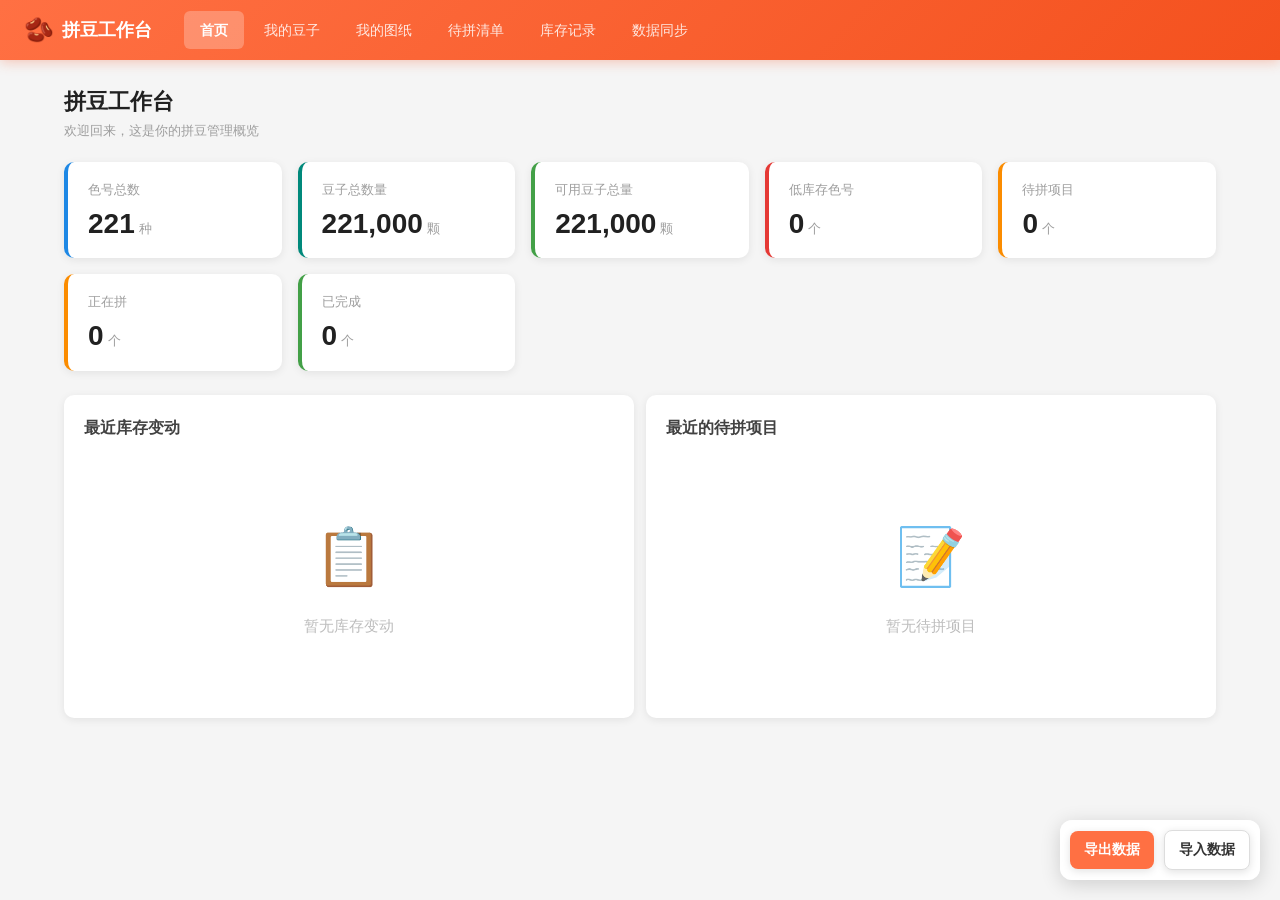
<file: index.html>
<!DOCTYPE html>
<html lang="zh-CN">
<head>
  <meta charset="UTF-8">
  <meta name="viewport" content="width=device-width, initial-scale=1.0, maximum-scale=1.0, user-scalable=no">
  <meta name="theme-color" content="#ff7043">
  <title>拼豆工作台</title>
  <link rel="stylesheet" href="css/style.css">
  <link rel="icon" href="data:image/svg+xml,<svg xmlns='http://www.w3.org/2000/svg' viewBox='0 0 100 100'><text y='.9em' font-size='90'>🫘</text></svg>">
</head>
<body>

  <!-- 顶部导航 -->
  <nav class="navbar">
    <div class="logo">
      <span class="logo-icon">🫘</span>
      <span class="logo-text-full">拼豆工作台</span>
    </div>
    <ul class="nav-menu"></ul>
  </nav>

  <!-- 主内容区 -->
  <main class="main-content">
    <section id="page-home" class="page active"></section>
    <section id="page-beans" class="page"></section>
    <section id="page-patterns" class="page"></section>
    <section id="page-todo" class="page"></section>
    <section id="page-records" class="page"></section>
    <section id="page-sync" class="page"></section>
  </main>

  <!-- 底部导航（移动端） -->
  <nav class="bottom-nav"></nav>

  <!-- 脚本 -->
  <script src="js/storage.js?v=12"></script>
  <script src="js/ui.js?v=13"></script>
  <script src="js/home.js?v=12"></script>
  <script src="js/beans.js?v=12"></script>
  <script src="js/patterns.js?v=13"></script>
  <script src="js/todo.js?v=13"></script>
  <script src="js/records.js?v=12"></script>
  <script src="js/inventory-data.js?v=12"></script>
  <script src="js/sync.js?v=2"></script>
  <script src="js/app.js?v=13"></script>
</body>
</html>
</file>
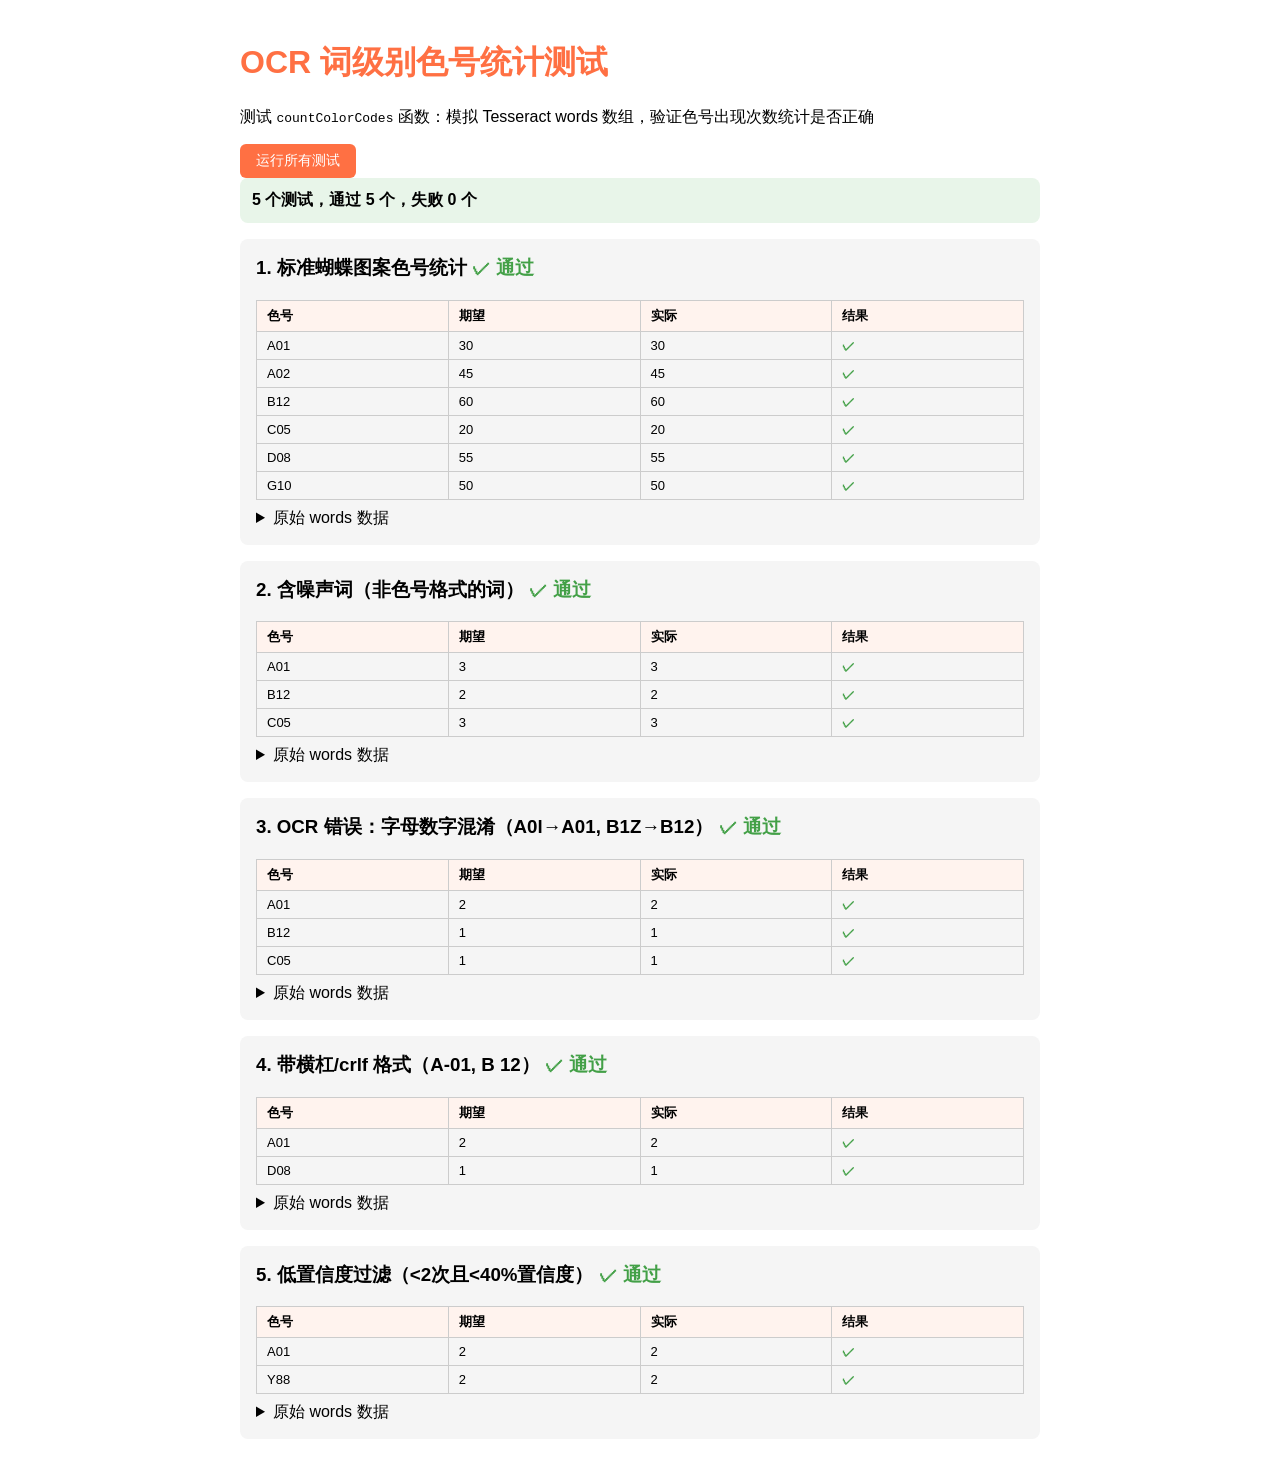
<file: test-ocr.html>
<!DOCTYPE html>
<html lang="zh-CN">
<head>
  <meta charset="UTF-8">
  <title>OCR 词级别统计测试</title>
  <style>
    body { font-family: "Microsoft YaHei", sans-serif; padding: 20px; max-width: 800px; margin: 0 auto; }
    h1 { color: #ff7043; }
    .test-case { background: #f5f5f5; padding: 16px; border-radius: 8px; margin-bottom: 16px; }
    .test-case h3 { margin-top: 0; }
    pre { background: #fff; padding: 12px; border-radius: 6px; border: 1px solid #ddd; font-size: 13px; white-space: pre-wrap; }
    table { width: 100%; border-collapse: collapse; margin-top: 8px; }
    th, td { padding: 6px 10px; border: 1px solid #ccc; text-align: left; font-size: 13px; }
    th { background: #fff3ee; }
    .pass { color: #43a047; font-weight: bold; }
    .fail { color: #e53935; font-weight: bold; }
    button { padding: 8px 16px; background: #ff7043; color: white; border: none; border-radius: 6px; cursor: pointer; font-size: 14px; }
    button:hover { background: #f4511e; }
  </style>
</head>
<body>
  <h1>OCR 词级别色号统计测试</h1>
  <p>测试 <code>countColorCodes</code> 函数：模拟 Tesseract words 数组，验证色号出现次数统计是否正确</p>
  <button onclick="runAllTests()">运行所有测试</button>
  <div id="results"></div>

  <script>
    // 模拟新的 countColorCodes 函数
    function countColorCodes(words, brand) {
      if (!words || words.length === 0) return [];

      const codeCounts = {};
      const codeConfidences = {};

      const codeRegex = /^([A-Za-z])[\s\-]*(\d{1,4})$/;

      words.forEach(function (word) {
        const text = (word.text || '').trim();
        const match = text.match(codeRegex);
        if (!match) return;

        const code = match[1].toUpperCase() + match[2];
        const confidence = word.confidence || 0;

        if (code.length < 2 || code.length > 5) return;
        if (match[2].length > 3) return;

        if (!codeCounts[code]) {
          codeCounts[code] = 0;
          codeConfidences[code] = [];
        }
        codeCounts[code]++;
        codeConfidences[code].push(confidence);
      });

      const results = [];
      Object.keys(codeCounts).forEach(function (code) {
        const count = codeCounts[code];
        const confs = codeConfidences[code];
        const avgConf = confs.reduce((s, c) => s + c, 0) / confs.length;

        if (count < 2 && avgConf < 40) return;

        let colorName = '';
        if (brand) {
          const bean = Storage ? Storage.getBeanByCode(brand, code) : null;
          if (bean) colorName = bean.colorName;
        }

        results.push({
          colorCode: code,
          colorName: colorName,
          quantity: count,
          confidence: Math.round(avgConf)
        });
      });

      results.sort((a, b) => a.colorCode.localeCompare(b.colorCode));
      return results;
    }

    // 模拟 Tesseract words 数组
    function makeWords(counts) {
      const words = [];
      Object.keys(counts).forEach(code => {
        const qty = counts[code];
        for (let i = 0; i < qty; i++) {
          words.push({ text: code, confidence: 85 + Math.random() * 10 });
        }
      });
      // 洗牌
      for (let i = words.length - 1; i > 0; i--) {
        const j = Math.floor(Math.random() * (i + 1));
        [words[i], words[j]] = [words[j], words[i]];
      }
      return words;
    }

    const testCases = [
      {
        name: '标准蝴蝶图案色号统计',
        words: makeWords({ A01: 30, A02: 45, B12: 60, C05: 20, D08: 55, G10: 50 }),
        expected: { A01: 30, A02: 45, B12: 60, C05: 20, D08: 55, G10: 50 }
      },
      {
        name: '含噪声词（非色号格式的词）',
        words: [
          { text: 'A01', confidence: 90 }, { text: 'A01', confidence: 88 }, { text: 'A01', confidence: 85 },
          { text: 'B12', confidence: 92 }, { text: 'B12', confidence: 90 },
          { text: '色号', confidence: 95 }, { text: '用量', confidence: 95 },
          { text: '120', confidence: 90 }, { text: '颗', confidence: 85 },
          { text: 'C05', confidence: 87 }, { text: 'C05', confidence: 85 }, { text: 'C05', confidence: 83 },
        ],
        expected: { A01: 3, B12: 2, C05: 3 }
      },
      {
        name: 'OCR 错误：字母数字混淆（A0l→A01, B1Z→B12）',
        words: [
          { text: 'A01', confidence: 90 }, { text: 'A01', confidence: 90 },
          { text: 'A0l', confidence: 45 }, // OCR 把 1 误读成 l
          { text: 'B12', confidence: 88 },
          { text: 'B1Z', confidence: 40 }, // OCR 把 2 误读成 Z
          { text: 'C05', confidence: 90 },
        ],
        // A0l 不匹配正则（字母+字母），B1Z 也不匹配（字母+字母）
        expected: { A01: 2, B12: 1, C05: 1 }
      },
      {
        name: '带横杠/crlf 格式（A-01, B 12）',
        words: [
          { text: 'A-01', confidence: 90 }, { text: 'A-01', confidence: 88 },
          { text: 'B', confidence: 95 }, { text: '12', confidence: 95 },
          { text: 'C', confidence: 90 }, { text: '27', confidence: 90 },
          { text: 'D08', confidence: 92 },
        ],
        // A-01 → A01 (匹配), B和12分开的不匹配, C和27分开的不匹配, D08匹配
        expected: { A01: 2, D08: 1 }
      },
      {
        name: '低置信度过滤（<2次且<40%置信度）',
        words: [
          { text: 'A01', confidence: 90 }, { text: 'A01', confidence: 88 },
          { text: 'X99', confidence: 30 }, // 仅1次且低置信度，应被过滤
          { text: 'Y88', confidence: 35 }, { text: 'Y88', confidence: 32 }, // 2次，保留
        ],
        expected: { A01: 2, Y88: 2 }
      }
    ];

    function runAllTests() {
      const resultsDiv = document.getElementById('results');
      let html = '';
      let passCount = 0, failCount = 0;

      testCases.forEach((tc, idx) => {
        const result = countColorCodes(tc.words, '');
        const resultMap = {};
        result.forEach(r => { resultMap[r.colorCode] = r.quantity; });

        let allPass = true;
        let details = '';
        Object.keys(tc.expected).sort().forEach(code => {
          const expected = tc.expected[code];
          const actual = resultMap[code];
          const pass = actual === expected;
          if (!pass) allPass = false;
          details += `<tr>
            <td>${code}</td>
            <td>${expected}</td>
            <td>${actual !== undefined ? actual : '未识别'}</td>
            <td class="${pass ? 'pass' : 'fail'}">${pass ? '✓' : '✗'}</td>
          </tr>`;
        });

        // 检查多余的识别结果
        result.forEach(r => {
          if (tc.expected[r.colorCode] === undefined) {
            allPass = false;
            details += `<tr>
              <td>${r.colorCode}</td>
              <td>-</td>
              <td>${r.quantity}</td>
              <td class="fail">✗ 多余</td>
            </tr>`;
          }
        });

        if (allPass) passCount++; else failCount++;

        html += `<div class="test-case">
          <h3>${idx + 1}. ${tc.name} <span class="${allPass ? 'pass' : 'fail'}">${allPass ? '✓ 通过' : '✗ 失败'}</span></h3>
          <table>
            <tr><th>色号</th><th>期望</th><th>实际</th><th>结果</th></tr>
            ${details}
          </table>
          <details style="margin-top:8px"><summary>原始 words 数据</summary>
          <pre>${JSON.stringify(tc.words.slice(0, 15), null, 2)}${tc.words.length > 15 ? '\n... 共 ' + tc.words.length + ' 条' : ''}</pre>
          </details>
        </div>`;
      });

      html = `<div style="padding:12px;background:${failCount === 0 ? '#e8f5e9' : '#ffebee'};border-radius:8px;margin-bottom:16px;font-weight:bold">
        ${testCases.length} 个测试，通过 ${passCount} 个，失败 ${failCount} 个
      </div>` + html;

      resultsDiv.innerHTML = html;
    }

    window.onload = runAllTests;
  </script>
</body>
</html>
</file>
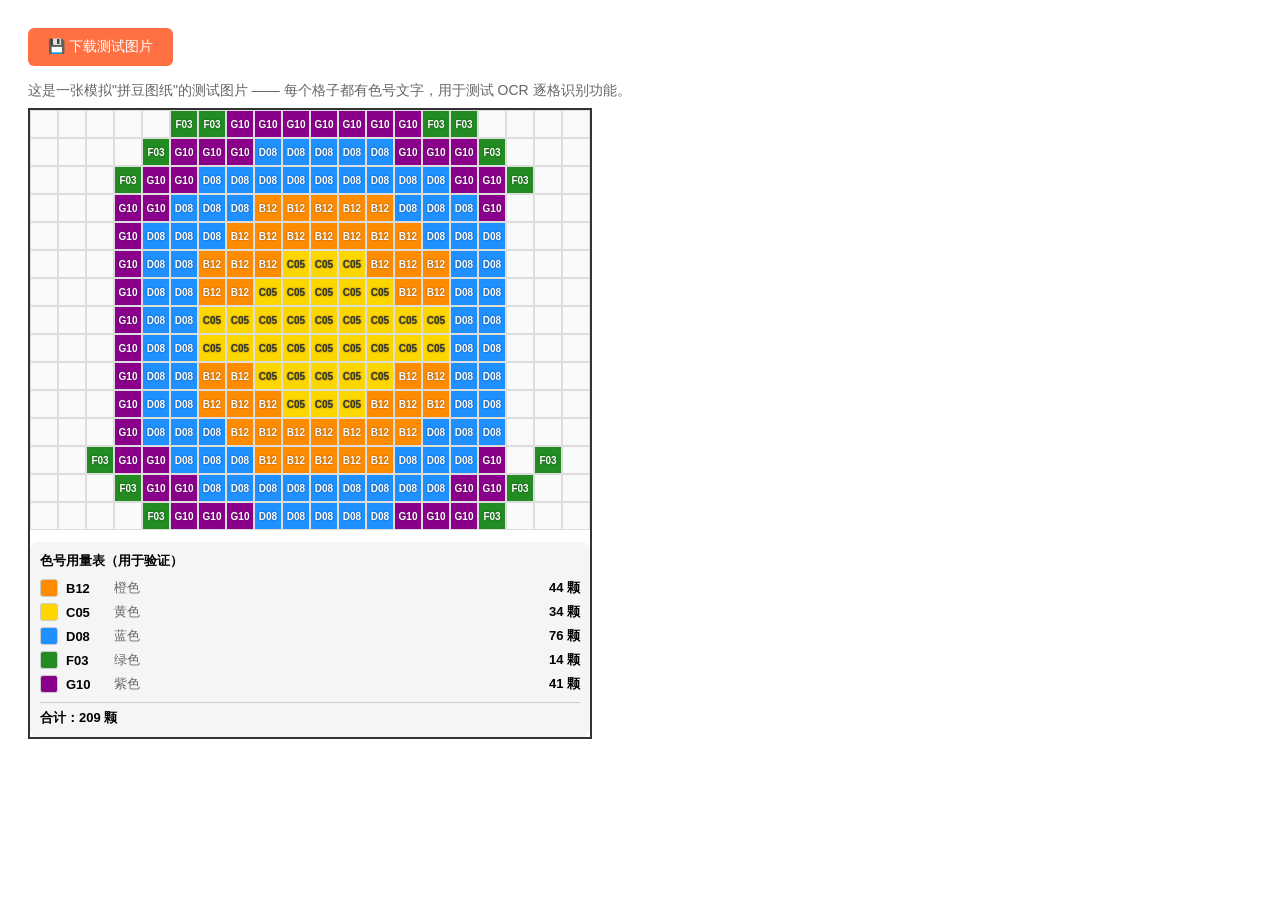
<file: test-pattern.html>
<!DOCTYPE html>
<html lang="zh-CN">
<head>
  <meta charset="UTF-8">
  <title>拼豆图纸测试图</title>
  <style>
    body { font-family: "Microsoft YaHei", sans-serif; padding: 20px; display: flex; gap: 20px; flex-wrap: wrap; }
    .pattern { border: 2px solid #333; display: inline-block; background: #fff; }
    .grid { display: grid; }
    .cell {
      display: flex; align-items: center; justify-content: center;
      font-weight: bold; font-size: 10px; border: 1px solid #ddd;
      text-shadow: 0 0 2px rgba(0,0,0,0.5);
    }
    .legend { margin-top: 12px; padding: 10px; background: #f5f5f5; border-radius: 8px; font-size: 13px; }
    .legend-item { display: flex; align-items: center; gap: 8px; padding: 3px 0; }
    .legend-swatch { width: 16px; height: 16px; border-radius: 3px; border: 1px solid #ccc; }
    .info { font-size: 14px; color: #666; margin-bottom: 8px; }
    button { padding: 10px 20px; background: #ff7043; color: white; border: none; border-radius: 6px; cursor: pointer; font-size: 14px; margin-bottom: 16px; }
    button:hover { background: #f4511e; }
  </style>
</head>
<body>
  <div>
    <button onclick="downloadImage()">💾 下载测试图片</button>
    <div class="info">这是一张模拟"拼豆图纸"的测试图片 —— 每个格子都有色号文字，用于测试 OCR 逐格识别功能。</div>
    <div class="pattern" id="pattern">
      <div class="grid" id="grid"></div>
      <div class="legend" id="legend"></div>
    </div>
  </div>
  <canvas id="canvas" style="display:none"></canvas>

  <script>
    // 色号定义：code, name, color
    const colorDefs = [
      { code: 'A01', name: '白色', hex: '#FFFFFF' },
      { code: 'A02', name: '黑色', hex: '#333333' },
      { code: 'B12', name: '橙色', hex: '#FF8C00' },
      { code: 'C05', name: '黄色', hex: '#FFD700' },
      { code: 'D08', name: '蓝色', hex: '#1E90FF' },
      { code: 'E15', name: '红色', hex: '#DC143C' },
      { code: 'F03', name: '绿色', hex: '#228B22' },
      { code: 'G10', name: '紫色', hex: '#8B008B' }
    ];

    // 20x15 格子的蝴蝶图案（用色号代码填充）
    const rows = 15, cols = 20;
    const patternCodes = [];

    // 生成蝴蝶图案
    for (let r = 0; r < rows; r++) {
      const row = [];
      for (let c = 0; c < cols; c++) {
        const cx = cols / 2, cy = rows / 2;
        const dx = Math.abs(c - cx), dy = Math.abs(r - cy);
        const d = Math.sqrt(dx * dx + dy * dy);

        if (d < 3) {
          // 中心 - 黄色
          row.push('C05');
        } else if (d < 5) {
          // 中间环 - 橙色
          if (r < cy - 1 || r > cy + 1) row.push('B12');
          else row.push('C05');
        } else if (d < 7) {
          // 外环 - 蓝色
          if (r < cy - 2 || r > cy + 2) row.push('D08');
          else if (d < 4) row.push('B12');
          else row.push('D08');
        } else if (d < 8.5) {
          // 边缘 - 紫色
          if (c > 2 && c < cols - 3) row.push('G10');
          else row.push(null);
        } else if (d < 9.5) {
          // 最外 - 绿色（触角）
          if (r < 3 || r > rows - 4) row.push('F03');
          else row.push(null);
        } else {
          row.push(null);
        }
      }
      patternCodes.push(row);
    }

    // 绘制网格
    const grid = document.getElementById('grid');
    grid.style.gridTemplateColumns = `repeat(${cols}, 28px)`;
    grid.style.gridTemplateRows = `repeat(${rows}, 28px)`;

    const counts = {};
    const colorMap = {};
    colorDefs.forEach(d => { colorMap[d.code] = d; });

    for (let r = 0; r < rows; r++) {
      for (let c = 0; c < cols; c++) {
        const code = patternCodes[r][c];
        const cell = document.createElement('div');
        cell.className = 'cell';
        if (code) {
          const def = colorMap[code];
          cell.style.background = def.hex;
          cell.textContent = code;
          // 浅色背景用深色文字
          const isLight = def.hex === '#FFFFFF' || def.hex === '#FFD700';
          cell.style.color = isLight ? '#333' : '#fff';
          counts[code] = (counts[code] || 0) + 1;
        } else {
          cell.style.background = '#fafafa';
        }
        grid.appendChild(cell);
      }
    }

    // 图例
    const legend = document.getElementById('legend');
    legend.innerHTML = '<div style="font-weight:bold;margin-bottom:6px">色号用量表（用于验证）</div>';
    let total = 0;
    Object.keys(counts).sort().forEach(code => {
      const def = colorMap[code];
      total += counts[code];
      const item = document.createElement('div');
      item.className = 'legend-item';
      item.innerHTML = `
        <div class="legend-swatch" style="background:${def.hex}"></div>
        <span style="font-weight:bold;min-width:40px">${code}</span>
        <span style="color:#666;min-width:40px">${def.name}</span>
        <span style="margin-left:auto;font-weight:bold">${counts[code]} 颗</span>`;
      legend.appendChild(item);
    });
    const totalDiv = document.createElement('div');
    totalDiv.style.cssText = 'margin-top:6px;padding-top:6px;border-top:1px solid #ccc;font-weight:bold';
    totalDiv.textContent = `合计：${total} 颗`;
    legend.appendChild(totalDiv);

    // 下载功能
    function downloadImage() {
      // 用 html2canvas 思路：直接用 canvas 绘制
      const cellSize = 28;
      const canvas = document.getElementById('canvas');
      canvas.width = cols * cellSize;
      canvas.height = rows * cellSize;
      const ctx = canvas.getContext('2d');

      ctx.fillStyle = '#fff';
      ctx.fillRect(0, 0, canvas.width, canvas.height);

      for (let r = 0; r < rows; r++) {
        for (let c = 0; c < cols; c++) {
          const code = patternCodes[r][c];
          const x = c * cellSize, y = r * cellSize;
          if (code) {
            const def = colorMap[code];
            ctx.fillStyle = def.hex;
            ctx.fillRect(x, y, cellSize, cellSize);
            ctx.strokeStyle = '#ddd';
            ctx.strokeRect(x, y, cellSize, cellSize);
            // 文字
            ctx.fillStyle = (def.hex === '#FFFFFF' || def.hex === '#FFD700') ? '#333' : '#fff';
            ctx.font = 'bold 10px Arial';
            ctx.textAlign = 'center';
            ctx.textBaseline = 'middle';
            ctx.fillText(code, x + cellSize / 2, y + cellSize / 2);
          } else {
            ctx.fillStyle = '#fafafa';
            ctx.fillRect(x, y, cellSize, cellSize);
            ctx.strokeStyle = '#eee';
            ctx.strokeRect(x, y, cellSize, cellSize);
          }
        }
      }

      const link = document.createElement('a');
      link.download = 'bead-pattern-test.png';
      link.href = canvas.toDataURL('image/png');
      link.click();
    }
  </script>
</body>
</html>
</file>
<file: css/style.css>
/* ==================== 拼豆工作台 - 样式表 ==================== */

/* ---------- 全局变量 ---------- */
:root {
  --primary: #ff7043;
  --primary-dark: #f4511e;
  --primary-light: #ffab91;
  --primary-bg: #fff3ee;
  --success: #43a047;
  --success-bg: #e8f5e9;
  --warning: #fb8c00;
  --warning-bg: #fff3e0;
  --danger: #e53935;
  --danger-bg: #ffebee;
  --info: #1e88e5;
  --info-bg: #e3f2fd;
  --gray-50: #fafafa;
  --gray-100: #f5f5f5;
  --gray-200: #eeeeee;
  --gray-300: #e0e0e0;
  --gray-400: #bdbdbd;
  --gray-500: #9e9e9e;
  --gray-600: #757575;
  --gray-700: #616161;
  --gray-800: #424242;
  --gray-900: #212121;
  --radius: 10px;
  --radius-sm: 6px;
  --shadow: 0 2px 8px rgba(0, 0, 0, 0.08);
  --shadow-lg: 0 8px 24px rgba(0, 0, 0, 0.12);
  --transition: all 0.2s ease;
  --nav-height: 60px;
}

/* ---------- 重置 ---------- */
* {
  margin: 0;
  padding: 0;
  box-sizing: border-box;
}

html, body {
  height: 100%;
}

body {
  font-family: -apple-system, BlinkMacSystemFont, "Segoe UI", "PingFang SC",
    "Microsoft YaHei", "Hiragino Sans GB", sans-serif;
  background: var(--gray-100);
  color: var(--gray-900);
  font-size: 14px;
  line-height: 1.6;
  -webkit-font-smoothing: antialiased;
}

button {
  font-family: inherit;
  cursor: pointer;
  border: none;
  outline: none;
}

input, select, textarea {
  font-family: inherit;
  font-size: 14px;
  outline: none;
}

a {
  color: var(--info);
  text-decoration: none;
}

/* ---------- 顶部导航 ---------- */
.navbar {
  position: fixed;
  top: 0;
  left: 0;
  right: 0;
  height: var(--nav-height);
  background: linear-gradient(135deg, var(--primary), var(--primary-dark));
  color: #fff;
  display: flex;
  align-items: center;
  padding: 0 24px;
  box-shadow: 0 2px 12px rgba(244, 81, 30, 0.3);
  z-index: 100;
}

.navbar .logo {
  font-size: 18px;
  font-weight: 700;
  display: flex;
  align-items: center;
  gap: 8px;
  margin-right: 32px;
}

.navbar .logo-icon {
  font-size: 24px;
}

.nav-menu {
  display: flex;
  gap: 4px;
  list-style: none;
  flex: 1;
}

.nav-menu li a {
  color: rgba(255, 255, 255, 0.85);
  padding: 8px 16px;
  border-radius: var(--radius-sm);
  font-size: 14px;
  font-weight: 500;
  cursor: pointer;
  transition: var(--transition);
  display: block;
}

.nav-menu li a:hover {
  background: rgba(255, 255, 255, 0.15);
  color: #fff;
}

.nav-menu li a.active {
  background: rgba(255, 255, 255, 0.25);
  color: #fff;
  font-weight: 600;
}

/* ---------- 主内容区 ---------- */
.main-content {
  padding: calc(var(--nav-height) + 24px) 24px 80px;
  max-width: 1200px;
  margin: 0 auto;
}

.page {
  display: none;
  animation: fadeIn 0.25s ease;
}

.page.active {
  display: block;
}

@keyframes fadeIn {
  from { opacity: 0; transform: translateY(8px); }
  to { opacity: 1; transform: translateY(0); }
}

/* ---------- 页面标题 ---------- */
.page-header {
  display: flex;
  align-items: center;
  justify-content: space-between;
  flex-wrap: wrap;
  gap: 12px;
  margin-bottom: 20px;
}

.page-title {
  font-size: 22px;
  font-weight: 700;
  color: var(--gray-900);
}

.page-subtitle {
  font-size: 13px;
  color: var(--gray-500);
  margin-top: 2px;
}

/* ---------- 按钮 ---------- */
.btn {
  display: inline-flex;
  align-items: center;
  justify-content: center;
  gap: 6px;
  padding: 8px 16px;
  border-radius: var(--radius-sm);
  font-size: 14px;
  font-weight: 500;
  background: var(--gray-200);
  color: var(--gray-700);
  transition: var(--transition);
  white-space: nowrap;
}

.btn:hover {
  background: var(--gray-300);
}

.btn-primary {
  background: var(--primary);
  color: #fff;
}

.btn-primary:hover {
  background: var(--primary-dark);
}

.btn-success {
  background: var(--success);
  color: #fff;
}

.btn-success:hover {
  filter: brightness(0.95);
}

.btn-danger {
  background: var(--danger);
  color: #fff;
}

.btn-danger:hover {
  filter: brightness(0.95);
}

.btn-outline {
  background: transparent;
  border: 1px solid var(--gray-300);
  color: var(--gray-700);
}

.btn-outline:hover {
  background: var(--gray-100);
}

.btn-sm {
  padding: 4px 10px;
  font-size: 12px;
}

.btn:disabled {
  opacity: 0.5;
  cursor: not-allowed;
}

.btn-block {
  width: 100%;
}

/* ---------- 卡片 ---------- */
.card {
  background: #fff;
  border-radius: var(--radius);
  box-shadow: var(--shadow);
  padding: 20px;
  margin-bottom: 16px;
}

.card-title {
  font-size: 16px;
  font-weight: 600;
  margin-bottom: 12px;
  color: var(--gray-800);
}

/* ---------- 统计卡片 ---------- */
.stats-grid {
  display: grid;
  grid-template-columns: repeat(auto-fill, minmax(180px, 1fr));
  gap: 16px;
  margin-bottom: 24px;
}

.stat-card {
  background: #fff;
  border-radius: var(--radius);
  box-shadow: var(--shadow);
  padding: 18px 20px;
  position: relative;
  overflow: hidden;
  border-left: 4px solid var(--primary);
}

.stat-card.green { border-left-color: var(--success); }
.stat-card.orange { border-left-color: var(--warning); }
.stat-card.blue { border-left-color: var(--info); }
.stat-card.red { border-left-color: var(--danger); }
.stat-card.purple { border-left-color: #8e24aa; }
.stat-card.teal { border-left-color: #00897b; }

.stat-label {
  font-size: 13px;
  color: var(--gray-500);
  margin-bottom: 6px;
}

.stat-value {
  font-size: 28px;
  font-weight: 700;
  color: var(--gray-900);
  line-height: 1.2;
}

.stat-unit {
  font-size: 13px;
  color: var(--gray-500);
  font-weight: 400;
  margin-left: 4px;
}

/* ---------- 提醒横幅 ---------- */
.alert {
  padding: 12px 16px;
  border-radius: var(--radius-sm);
  margin-bottom: 16px;
  display: flex;
  align-items: flex-start;
  gap: 10px;
  font-size: 14px;
}

.alert-warning {
  background: var(--warning-bg);
  color: #e65100;
  border: 1px solid #ffcc80;
}

.alert-danger {
  background: var(--danger-bg);
  color: #b71c1c;
  border: 1px solid #ef9a9a;
}

.alert-info {
  background: var(--info-bg);
  color: #0d47a1;
  border: 1px solid #90caf9;
}

.alert-icon {
  font-size: 18px;
  flex-shrink: 0;
}

/* ---------- 标签页 ---------- */
.tabs {
  display: flex;
  gap: 4px;
  border-bottom: 2px solid var(--gray-200);
  padding-bottom: 0;
}

.tab-btn {
  padding: 10px 16px;
  border: none;
  background: none;
  cursor: pointer;
  font-size: 14px;
  color: var(--gray-600);
  border-bottom: 2px solid transparent;
  margin-bottom: -2px;
  transition: var(--transition);
  border-radius: 0;
}

.tab-btn:hover {
  color: var(--primary);
  background: transparent;
}

.tab-btn.active {
  color: var(--primary);
  border-bottom-color: var(--primary);
  font-weight: 600;
}

/* ---------- 进度条 ---------- */
.progress-bar {
  width: 100%;
  height: 8px;
  background: var(--gray-200);
  border-radius: 4px;
  overflow: hidden;
}

.progress-fill {
  height: 100%;
  background: var(--primary);
  border-radius: 4px;
  transition: width 0.3s ease;
  width: 0%;
}

/* ---------- 工具栏 ---------- */
.toolbar {
  display: flex;
  flex-wrap: wrap;
  gap: 10px;
  margin-bottom: 16px;
  align-items: center;
}

.toolbar .search-box {
  flex: 1;
  min-width: 200px;
  position: relative;
}

.toolbar .search-box input {
  width: 100%;
  padding: 8px 12px 8px 36px;
  border: 1px solid var(--gray-300);
  border-radius: var(--radius-sm);
  background: #fff;
  transition: var(--transition);
}

.toolbar .search-box input:focus {
  border-color: var(--primary);
  box-shadow: 0 0 0 3px var(--primary-bg);
}

.toolbar .search-box::before {
  content: "🔍";
  position: absolute;
  left: 10px;
  top: 50%;
  transform: translateY(-50%);
  font-size: 14px;
  opacity: 0.6;
}

.toolbar select {
  padding: 8px 12px;
  border: 1px solid var(--gray-300);
  border-radius: var(--radius-sm);
  background: #fff;
  cursor: pointer;
}

/* ---------- 表格 ---------- */
.table-wrap {
  background: #fff;
  border-radius: var(--radius);
  box-shadow: var(--shadow);
  overflow: auto;
}

table {
  width: 100%;
  border-collapse: collapse;
  font-size: 13px;
}

table thead th {
  background: var(--gray-50);
  padding: 12px 14px;
  text-align: left;
  font-weight: 600;
  color: var(--gray-700);
  border-bottom: 2px solid var(--gray-200);
  white-space: nowrap;
  position: sticky;
  top: 0;
}

table tbody td {
  padding: 11px 14px;
  border-bottom: 1px solid var(--gray-100);
  vertical-align: middle;
}

table tbody tr:hover {
  background: var(--gray-50);
}

table tbody tr:last-child td {
  border-bottom: none;
}

.text-right { text-align: right; }
.text-center { text-align: center; }
.text-muted { color: var(--gray-500); }
.text-danger { color: var(--danger); }
.text-success { color: var(--success); }
.text-warning { color: var(--warning); }
.text-info { color: var(--info); }
.text-bold { font-weight: 600; }

/* ---------- 徽章/标签 ---------- */
.badge {
  display: inline-block;
  padding: 2px 10px;
  border-radius: 12px;
  font-size: 12px;
  font-weight: 500;
  white-space: nowrap;
}

.badge-success { background: var(--success-bg); color: var(--success); }
.badge-warning { background: var(--warning-bg); color: var(--warning); }
.badge-danger { background: var(--danger-bg); color: var(--danger); }
.badge-info { background: var(--info-bg); color: var(--info); }
.badge-gray { background: var(--gray-200); color: var(--gray-600); }

/* 库存状态徽章 */
.status-out { background: #ffebee; color: #c62828; }
.status-insufficient { background: #fff3e0; color: #e65100; }
.status-low { background: #fff8e1; color: #f57f17; }
.status-ok { background: #e8f5e9; color: #2e7d32; }

/* 优先级徽章 */
.priority-high { background: #ffebee; color: #c62828; font-weight: 600; }
.priority-medium { background: #fff3e0; color: #e65100; }
.priority-low { background: #e3f2fd; color: #1565c0; }

/* ---------- 模态框 ---------- */
.modal-overlay {
  position: fixed;
  inset: 0;
  background: rgba(0, 0, 0, 0.5);
  display: none;
  align-items: center;
  justify-content: center;
  z-index: 1000;
  padding: 16px;
}

.modal-overlay.active {
  display: flex;
  animation: fadeIn 0.15s ease;
}

.modal {
  background: #fff;
  border-radius: var(--radius);
  box-shadow: var(--shadow-lg);
  width: 100%;
  max-width: 560px;
  max-height: 90vh;
  display: flex;
  flex-direction: column;
  animation: modalIn 0.2s ease;
}

.modal.modal-lg { max-width: 760px; }

@keyframes modalIn {
  from { opacity: 0; transform: scale(0.95) translateY(10px); }
  to { opacity: 1; transform: scale(1) translateY(0); }
}

.modal-header {
  padding: 16px 20px;
  border-bottom: 1px solid var(--gray-200);
  display: flex;
  align-items: center;
  justify-content: space-between;
}

.modal-title {
  font-size: 17px;
  font-weight: 600;
  color: var(--gray-900);
}

.modal-close {
  background: none;
  border: none;
  font-size: 22px;
  color: var(--gray-500);
  width: 32px;
  height: 32px;
  border-radius: 50%;
  display: flex;
  align-items: center;
  justify-content: center;
  transition: var(--transition);
}

.modal-close-x {
  display: flex;
  align-items: center;
  justify-content: center;
  width: 100%;
  height: 100%;
  pointer-events: none;
}

.modal-close:hover {
  background: var(--gray-100);
  color: var(--gray-800);
}

.modal-body {
  padding: 20px;
  overflow-y: auto;
  flex: 1;
}

.modal-footer {
  padding: 14px 20px;
  border-top: 1px solid var(--gray-200);
  display: flex;
  justify-content: flex-end;
  gap: 10px;
}

/* ---------- 表单 ---------- */
.form-group {
  margin-bottom: 16px;
}

.form-group label {
  display: block;
  font-size: 13px;
  font-weight: 500;
  color: var(--gray-700);
  margin-bottom: 6px;
}

.form-group label .required {
  color: var(--danger);
  margin-left: 2px;
}

.form-control {
  width: 100%;
  padding: 8px 12px;
  border: 1px solid var(--gray-300);
  border-radius: var(--radius-sm);
  background: #fff;
  transition: var(--transition);
}

.form-control:focus {
  border-color: var(--primary);
  box-shadow: 0 0 0 3px var(--primary-bg);
}

textarea.form-control {
  resize: vertical;
  min-height: 70px;
}

.form-row {
  display: grid;
  grid-template-columns: 1fr 1fr;
  gap: 12px;
}

.form-row-3 {
  display: grid;
  grid-template-columns: 1fr 1fr 1fr;
  gap: 12px;
}

/* ---------- 用量明细行 ---------- */
.usage-row {
  display: grid;
  grid-template-columns: 2fr 2fr 1fr auto;
  gap: 8px;
  margin-bottom: 8px;
  align-items: center;
}

.usage-row .form-control {
  padding: 6px 10px;
}

.usage-remove {
  width: 32px;
  height: 32px;
  border-radius: var(--radius-sm);
  background: var(--danger-bg);
  color: var(--danger);
  border: none;
  font-size: 18px;
  display: flex;
  align-items: center;
  justify-content: center;
}

.usage-remove:hover {
  background: var(--danger);
  color: #fff;
}

/* ---------- 图纸卡片网格 ---------- */
.pattern-grid {
  display: grid;
  grid-template-columns: repeat(auto-fill, minmax(220px, 1fr));
  gap: 16px;
}

.pattern-card {
  background: #fff;
  border-radius: var(--radius);
  box-shadow: var(--shadow);
  overflow: hidden;
  transition: var(--transition);
  cursor: pointer;
  display: flex;
  flex-direction: column;
}

.pattern-card:hover {
  transform: translateY(-2px);
  box-shadow: var(--shadow-lg);
}

.pattern-card-img {
  width: 100%;
  height: 160px;
  object-fit: cover;
  background: var(--gray-100);
  display: flex;
  align-items: center;
  justify-content: center;
  color: var(--gray-400);
  font-size: 40px;
}

.pattern-card-img img {
  width: 100%;
  height: 100%;
  object-fit: cover;
}

.pattern-card-body {
  padding: 12px 14px;
  flex: 1;
  display: flex;
  flex-direction: column;
}

.pattern-card-title {
  font-size: 15px;
  font-weight: 600;
  margin-bottom: 4px;
  display: flex;
  align-items: center;
  gap: 6px;
}

.pattern-card-meta {
  font-size: 12px;
  color: var(--gray-500);
  margin-bottom: 8px;
}

.pattern-card-footer {
  display: flex;
  justify-content: space-between;
  align-items: center;
  margin-top: auto;
  padding-top: 8px;
  border-top: 1px solid var(--gray-100);
}

/* ---------- 空状态 ---------- */
.empty-state {
  text-align: center;
  padding: 60px 20px;
  color: var(--gray-400);
}

.empty-state-icon {
  font-size: 56px;
  margin-bottom: 12px;
}

.empty-state-text {
  font-size: 15px;
}

/* ---------- Toast 提示 ---------- */
.toast-container {
  position: fixed;
  top: calc(var(--nav-height) + 16px);
  right: 24px;
  z-index: 2000;
  display: flex;
  flex-direction: column;
  gap: 10px;
}

.toast {
  background: #fff;
  border-radius: var(--radius-sm);
  box-shadow: var(--shadow-lg);
  padding: 12px 18px;
  display: flex;
  align-items: center;
  gap: 10px;
  min-width: 240px;
  max-width: 380px;
  animation: toastIn 0.25s ease;
  border-left: 4px solid var(--gray-400);
  font-size: 14px;
}

.toast.success { border-left-color: var(--success); }
.toast.error { border-left-color: var(--danger); }
.toast.warning { border-left-color: var(--warning); }
.toast.info { border-left-color: var(--info); }

.toast-icon {
  font-size: 18px;
}

.toast.fade-out {
  animation: toastOut 0.25s ease forwards;
}

@keyframes toastIn {
  from { opacity: 0; transform: translateX(40px); }
  to { opacity: 1; transform: translateX(0); }
}

@keyframes toastOut {
  to { opacity: 0; transform: translateX(40px); }
}

/* ---------- 库存检查结果 ---------- */
.stock-check {
  margin-top: 8px;
}

.stock-check-item {
  display: flex;
  justify-content: space-between;
  align-items: center;
  padding: 8px 12px;
  border-radius: var(--radius-sm);
  margin-bottom: 4px;
  font-size: 13px;
}

.stock-check-item.ok {
  background: var(--success-bg);
}

.stock-check-item.short {
  background: var(--danger-bg);
}

/* ---------- 待拼清单卡片 ---------- */
.todo-card {
  background: #fff;
  border-radius: var(--radius);
  box-shadow: var(--shadow);
  padding: 16px 18px;
  margin-bottom: 12px;
  border-left: 4px solid var(--gray-300);
}

.todo-card.priority-high { border-left-color: var(--danger); }
.todo-card.priority-medium { border-left-color: var(--warning); }
.todo-card.priority-low { border-left-color: var(--info); }

.todo-card-header {
  display: flex;
  justify-content: space-between;
  align-items: flex-start;
  flex-wrap: wrap;
  gap: 8px;
  margin-bottom: 10px;
}

.todo-card-title {
  font-size: 16px;
  font-weight: 600;
}

.todo-card-meta {
  font-size: 12px;
  color: var(--gray-500);
  margin-bottom: 10px;
}

.todo-card-actions {
  display: flex;
  flex-wrap: wrap;
  gap: 8px;
  margin-top: 12px;
  padding-top: 12px;
  border-top: 1px solid var(--gray-100);
}

/* ---------- 移动端适配 ---------- */
.bottom-nav {
  display: none;
}

@media (max-width: 768px) {
  :root {
    --nav-height: 52px;
  }

  .navbar {
    padding: 0 12px;
  }

  .navbar .logo {
    font-size: 15px;
    margin-right: 8px;
  }

  .navbar .logo-text-full {
    display: none;
  }

  .nav-menu {
    display: none;
  }

  .main-content {
    padding: calc(var(--nav-height) + 16px) 12px 90px;
  }

  .stats-grid {
    grid-template-columns: repeat(2, 1fr);
    gap: 10px;
  }

  .stat-card {
    padding: 12px 14px;
  }

  .stat-value {
    font-size: 22px;
  }

  .page-title {
    font-size: 18px;
  }

  .page-header {
    flex-direction: column;
    align-items: stretch;
  }

  .toolbar {
    flex-direction: column;
    align-items: stretch;
  }

  .toolbar .search-box,
  .toolbar select,
  .toolbar .btn {
    width: 100%;
  }

  .form-row,
  .form-row-3 {
    grid-template-columns: 1fr;
  }

  .usage-row {
    grid-template-columns: 1fr 1fr;
  }

  .pattern-grid {
    grid-template-columns: repeat(2, 1fr);
    gap: 10px;
  }

  .pattern-card-img {
    height: 110px;
    font-size: 28px;
  }

  /* 底部导航栏 */
  .bottom-nav {
    display: flex;
    position: fixed;
    bottom: 0;
    left: 0;
    right: 0;
    height: 64px;
    background: #fff;
    box-shadow: 0 -2px 12px rgba(0, 0, 0, 0.08);
    z-index: 100;
  }

  .bottom-nav a {
    flex: 1;
    display: flex;
    flex-direction: column;
    align-items: center;
    justify-content: center;
    color: var(--gray-500);
    font-size: 11px;
    gap: 2px;
    text-decoration: none;
    transition: var(--transition);
  }

  .bottom-nav a .nav-icon {
    font-size: 20px;
  }

  .bottom-nav a.active {
    color: var(--primary);
    font-weight: 600;
  }

  .toast-container {
    top: auto;
    bottom: 80px;
    right: 12px;
    left: 12px;
  }

  .toast {
    min-width: auto;
    max-width: none;
  }

  table {
    font-size: 12px;
  }

  table thead th,
  table tbody td {
    padding: 8px 10px;
  }

  .modal {
    max-width: 100%;
    max-height: 95vh;
  }

  .todo-card-actions {
    flex-direction: column;
  }

  .todo-card-actions .btn {
    width: 100%;
  }
}

@media (max-width: 420px) {
  .stats-grid {
    grid-template-columns: 1fr 1fr;
  }
}

/* ---------- 工具类 ---------- */
.flex { display: flex; }
.flex-between { display: flex; justify-content: space-between; align-items: center; }
.flex-center { display: flex; align-items: center; justify-content: center; }
.gap-8 { gap: 8px; }
.gap-12 { gap: 12px; }
.mt-8 { margin-top: 8px; }
.mt-12 { margin-top: 12px; }
.mt-16 { margin-top: 16px; }
.mb-8 { margin-bottom: 8px; }
.mb-12 { margin-bottom: 12px; }
.mb-16 { margin-bottom: 16px; }
.muted { color: var(--gray-500); }
.small { font-size: 12px; }
.hidden { display: none !important; }

/* 颜色色块 */
.color-swatch {
  display: inline-block;
  width: 16px;
  height: 16px;
  border-radius: 50%;
  border: 1px solid var(--gray-300);
  vertical-align: middle;
  margin-right: 6px;
}

/* 分隔线 */
.divider {
  height: 1px;
  background: var(--gray-200);
  margin: 16px 0;
}

/* 确认列表 */
.confirm-list {
  background: var(--gray-50);
  border-radius: var(--radius-sm);
  padding: 12px;
  margin: 12px 0;
}

.confirm-list-item {
  display: flex;
  justify-content: space-between;
  padding: 6px 0;
  font-size: 13px;
  border-bottom: 1px dashed var(--gray-200);
}

.confirm-list-item:last-child {
  border-bottom: none;
  font-weight: 600;
}

/* 响应式选项组 */
.radio-group, .checkbox-group {
  display: flex;
  gap: 16px;
  flex-wrap: wrap;
}

.radio-item, .checkbox-item {
  display: flex;
  align-items: center;
  gap: 6px;
  cursor: pointer;
}

.radio-item input, .checkbox-item input {
  cursor: pointer;
}

/* ==================== 图纸多图支持 ==================== */

/* 卡片多图角标 */
.pattern-img-count {
  position: absolute;
  top: 8px;
  right: 8px;
  background: rgba(0, 0, 0, 0.6);
  color: #fff;
  font-size: 12px;
  font-weight: 600;
  padding: 2px 8px;
  border-radius: 12px;
  pointer-events: none;
}

.pattern-card-img {
  position: relative;
}

/* 详情轮播 */
.pattern-gallery {
  display: flex;
  flex-direction: column;
  gap: 10px;
}

.pattern-gallery-main {
  position: relative;
  display: flex;
  align-items: center;
  justify-content: center;
  background: var(--gray-50);
  border-radius: 8px;
  min-height: 200px;
  overflow: hidden;
}

.pattern-gallery-main img {
  max-width: 100%;
  max-height: 300px;
  object-fit: contain;
  display: block;
}

.gallery-nav {
  position: absolute;
  top: 50%;
  transform: translateY(-50%);
  background: rgba(0, 0, 0, 0.4);
  color: #fff;
  border: none;
  width: 36px;
  height: 36px;
  border-radius: 50%;
  font-size: 16px;
  cursor: pointer;
  display: flex;
  align-items: center;
  justify-content: center;
  transition: background 0.2s;
}

.gallery-nav:hover {
  background: rgba(0, 0, 0, 0.6);
}

.gallery-prev { left: 8px; }
.gallery-next { right: 8px; }

.gallery-counter {
  position: absolute;
  bottom: 8px;
  right: 8px;
  background: rgba(0, 0, 0, 0.5);
  color: #fff;
  font-size: 12px;
  padding: 2px 10px;
  border-radius: 12px;
}

.pattern-gallery-thumbs {
  display: flex;
  gap: 8px;
  overflow-x: auto;
  padding: 4px;
}

.pattern-gallery-thumb {
  width: 60px;
  height: 60px;
  object-fit: cover;
  border-radius: 6px;
  border: 2px solid transparent;
  cursor: pointer;
  flex-shrink: 0;
  opacity: 0.7;
  transition: all 0.2s;
}

.pattern-gallery-thumb:hover,
.pattern-gallery-thumb.active {
  border-color: var(--primary);
  opacity: 1;
}

/* 编辑页图片预览 */
.pattern-preview-wrap {
  display: flex;
  gap: 10px;
  flex-wrap: wrap;
}

.pattern-preview-item {
  position: relative;
  width: 100px;
  height: 100px;
  border-radius: 8px;
  overflow: hidden;
  border: 1px solid var(--gray-200);
  flex-shrink: 0;
}

.pattern-preview-item img {
  width: 100%;
  height: 100%;
  object-fit: cover;
  display: block;
}

.pattern-preview-del {
  position: absolute;
  top: 4px;
  right: 4px;
  width: 22px;
  height: 22px;
  border-radius: 50%;
  background: rgba(220, 38, 38, 0.85);
  color: #fff;
  border: none;
  font-size: 16px;
  line-height: 1;
  cursor: pointer;
  display: flex;
  align-items: center;
  justify-content: center;
  padding: 0;
}

.pattern-preview-del:hover {
  background: rgba(185, 28, 28, 0.95);
}
</file>
